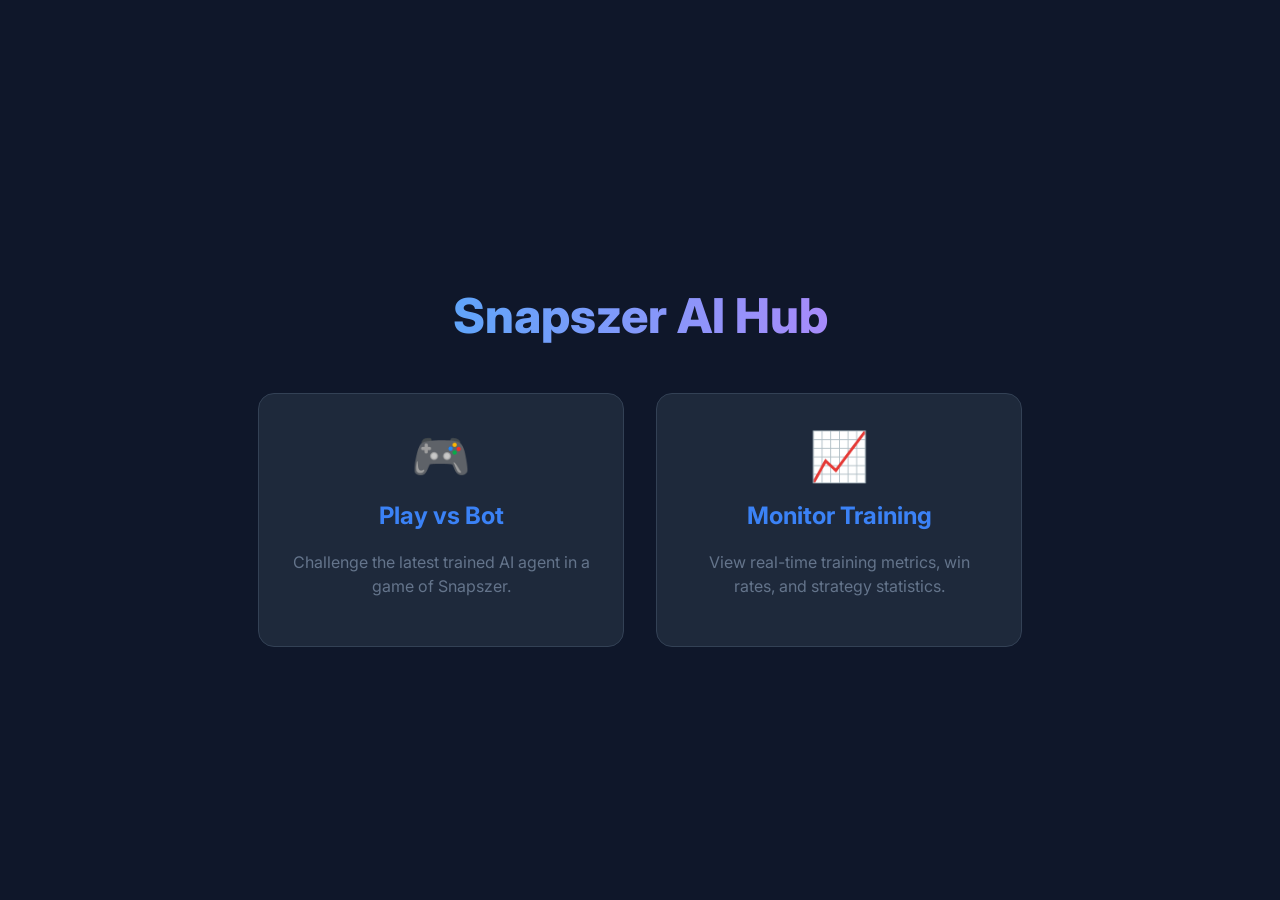
<file: static/index.html>
<!DOCTYPE html>
<html lang="en">

<head>
    <meta charset="UTF-8">
    <meta name="viewport" content="width=device-width, initial-scale=1.0">
    <title>Snapszer AI Hub</title>
    <link rel="preconnect" href="https://fonts.googleapis.com">
    <link rel="preconnect" href="https://fonts.gstatic.com" crossorigin>
    <link href="https://fonts.googleapis.com/css2?family=Inter:wght@400;600;800&display=swap" rel="stylesheet">
    <style>
        :root {
            --bg-color: #0f172a;
            --card-bg: #1e293b;
            --text-color: #f8fafc;
            --accent-color: #3b82f6;
            --accent-hover: #2563eb;
            --secondary-color: #64748b;
        }

        body {
            font-family: 'Inter', sans-serif;
            background-color: var(--bg-color);
            color: var(--text-color);
            margin: 0;
            display: flex;
            flex-direction: column;
            align-items: center;
            justify-content: center;
            height: 100vh;
        }

        h1 {
            font-size: 3rem;
            margin-bottom: 3rem;
            background: linear-gradient(to right, #60a5fa, #a78bfa);
            -webkit-background-clip: text;
            -webkit-text-fill-color: transparent;
            font-weight: 800;
        }

        .container {
            display: flex;
            gap: 2rem;
            flex-wrap: wrap;
            justify-content: center;
        }

        .card {
            background-color: var(--card-bg);
            padding: 2rem;
            border-radius: 1rem;
            width: 300px;
            text-align: center;
            transition: transform 0.2s, box-shadow 0.2s;
            cursor: pointer;
            text-decoration: none;
            color: inherit;
            border: 1px solid #334155;
        }

        .card:hover {
            transform: translateY(-5px);
            box-shadow: 0 10px 25px -5px rgba(0, 0, 0, 0.3);
            border-color: var(--accent-color);
        }

        .card h2 {
            margin-top: 0;
            color: var(--accent-color);
        }

        .card p {
            color: var(--secondary-color);
            line-height: 1.5;
        }

        .icon {
            font-size: 3rem;
            margin-bottom: 1rem;
            display: block;
        }
    </style>
</head>

<body>

    <h1>Snapszer AI Hub</h1>

    <div class="container">
        <a href="play.html" class="card">
            <span class="icon">🎮</span>
            <h2>Play vs Bot</h2>
            <p>Challenge the latest trained AI agent in a game of Snapszer.</p>
        </a>

        <a href="dashboard.html" class="card">
            <span class="icon">📈</span>
            <h2>Monitor Training</h2>
            <p>View real-time training metrics, win rates, and strategy statistics.</p>
        </a>
    </div>

</body>

</html>
</file>
